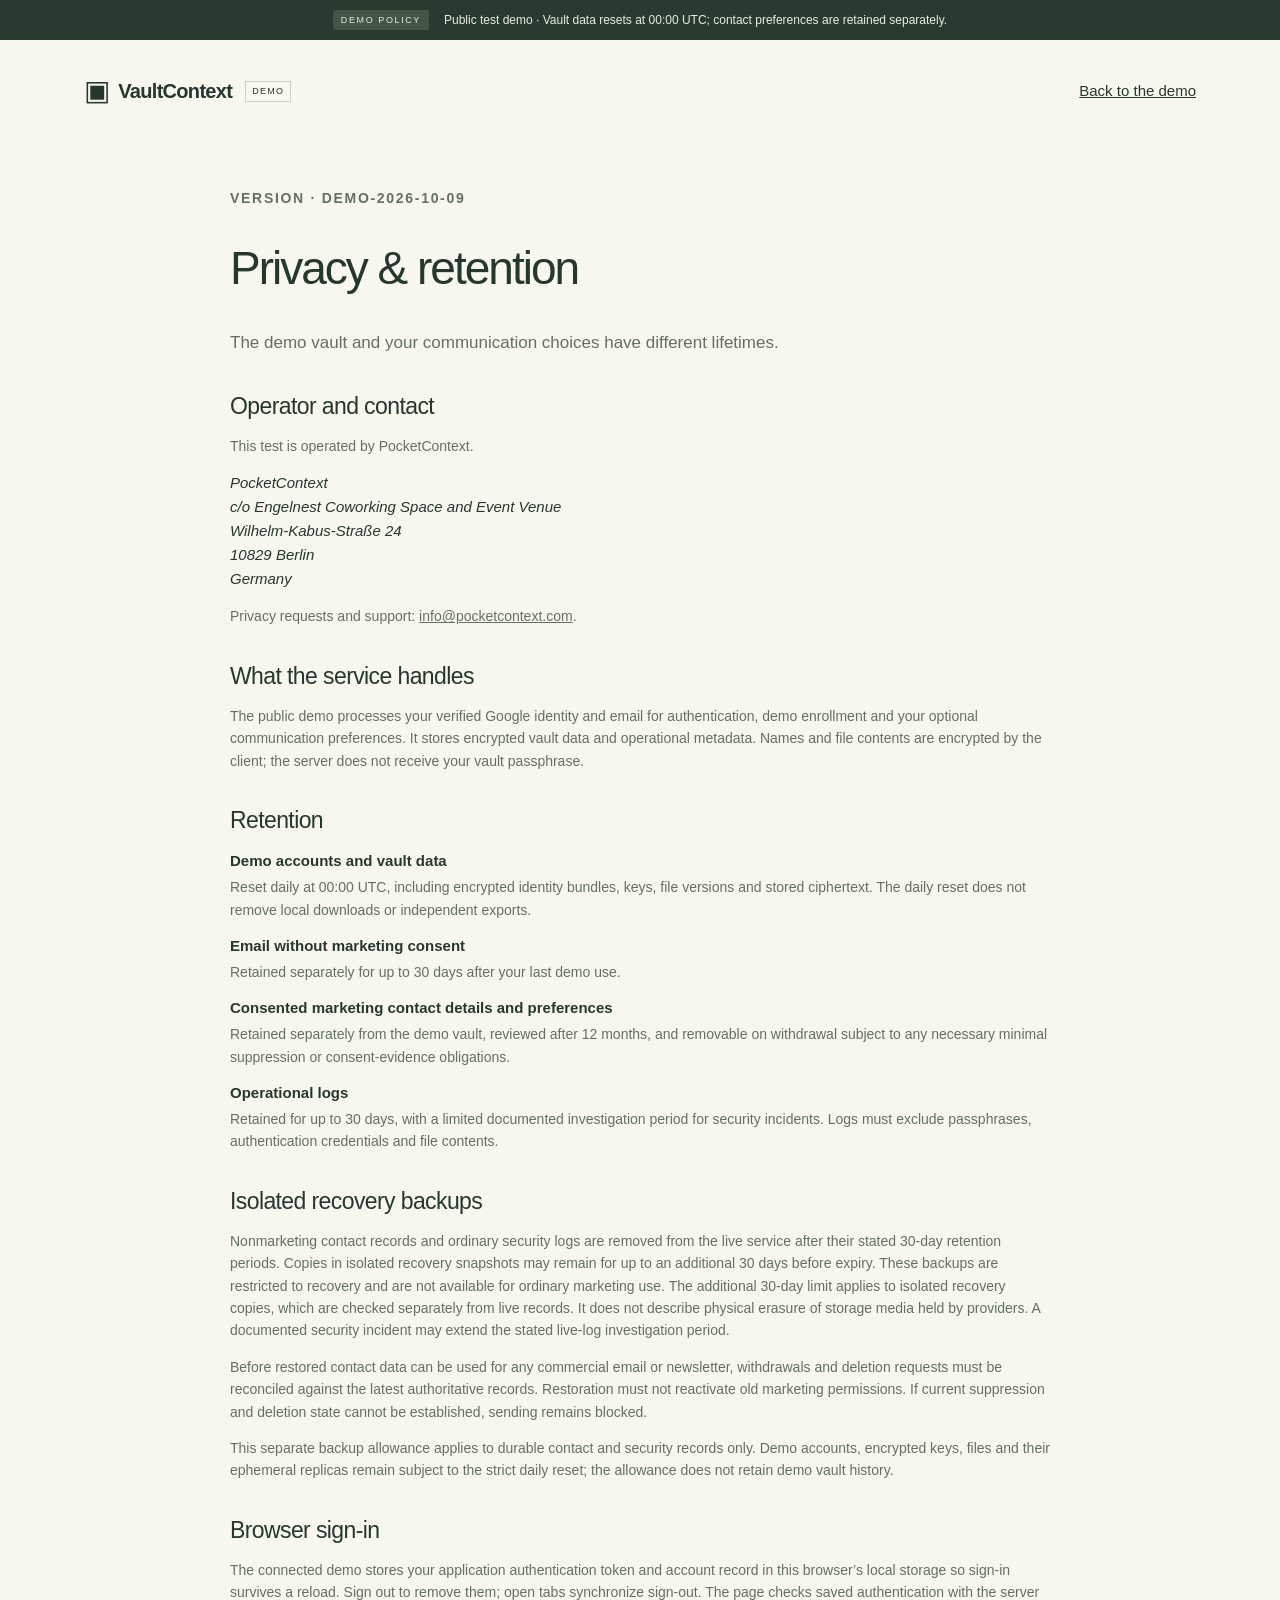
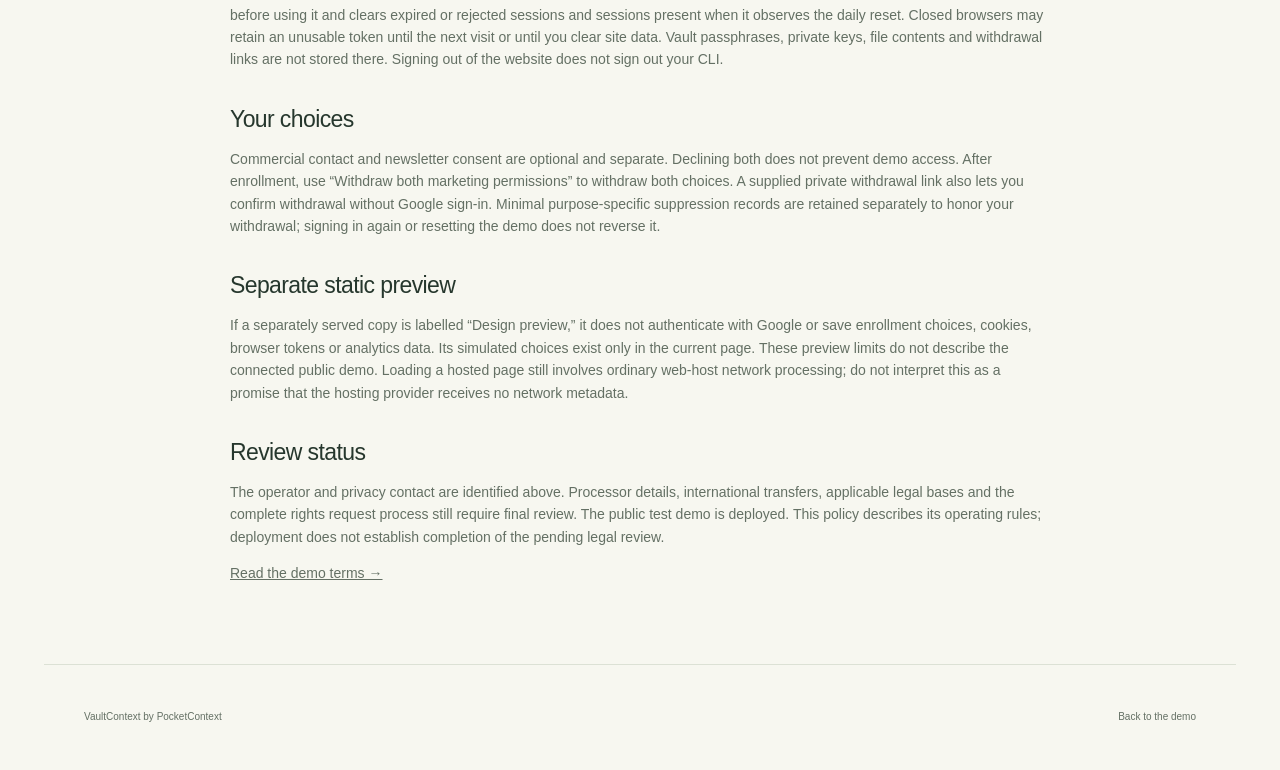
<file: pb_public/privacy/index.html>
<!doctype html><html lang="en"><head><meta charset="utf-8"><meta name="viewport" content="width=device-width, initial-scale=1"><meta name="robots" content="noindex,nofollow"><title>Privacy & retention · VaultContext demo</title><link rel="stylesheet" href="../styles.css?v=fd4474e6c81d"></head><body><div class="preview"><span class="preview-tag">DEMO POLICY</span><span>Public test demo · Vault data resets at 00:00 UTC; contact preferences are retained separately.</span></div><header class="wrap header"><a class="brand" href="../"><span class="brand-icon" aria-hidden="true">▣</span>VaultContext <span class="demo-tag">DEMO</span></a><a href="../">Back to the demo</a></header><main class="wrap legal"><p class="eyebrow">VERSION · DEMO-2026-10-09</p><h1>Privacy & retention</h1><p class="intro">The demo vault and your communication choices have different lifetimes.</p><h2>Operator and contact</h2><p>This test is operated by PocketContext.</p><address>PocketContext<br>c/o Engelnest Coworking Space and Event Venue<br>Wilhelm-Kabus-Straße 24<br>10829 Berlin<br>Germany</address><p>Privacy requests and support: <a href="mailto:info@pocketcontext.com">info@pocketcontext.com</a>.</p><h2>What the service handles</h2><p>The public demo processes your verified Google identity and email for authentication, demo enrollment and your optional communication preferences. It stores encrypted vault data and operational metadata. Names and file contents are encrypted by the client; the server does not receive your vault passphrase.</p><h2>Retention</h2><dl><dt>Demo accounts and vault data</dt><dd>Reset daily at 00:00 UTC, including encrypted identity bundles, keys, file versions and stored ciphertext. The daily reset does not remove local downloads or independent exports.</dd><dt>Email without marketing consent</dt><dd>Retained separately for up to 30 days after your last demo use.</dd><dt>Consented marketing contact details and preferences</dt><dd>Retained separately from the demo vault, reviewed after 12 months, and removable on withdrawal subject to any necessary minimal suppression or consent-evidence obligations.</dd><dt>Operational logs</dt><dd>Retained for up to 30 days, with a limited documented investigation period for security incidents. Logs must exclude passphrases, authentication credentials and file contents.</dd></dl><h2>Isolated recovery backups</h2><p>Nonmarketing contact records and ordinary security logs are removed from the live service after their stated 30-day retention periods. Copies in isolated recovery snapshots may remain for up to an additional 30 days before expiry. These backups are restricted to recovery and are not available for ordinary marketing use. The additional 30-day limit applies to isolated recovery copies, which are checked separately from live records. It does not describe physical erasure of storage media held by providers. A documented security incident may extend the stated live-log investigation period.</p><p>Before restored contact data can be used for any commercial email or newsletter, withdrawals and deletion requests must be reconciled against the latest authoritative records. Restoration must not reactivate old marketing permissions. If current suppression and deletion state cannot be established, sending remains blocked.</p><p>This separate backup allowance applies to durable contact and security records only. Demo accounts, encrypted keys, files and their ephemeral replicas remain subject to the strict daily reset; the allowance does not retain demo vault history.</p><h2>Browser sign-in</h2><p>The connected demo stores your application authentication token and account record in this browser’s local storage so sign-in survives a reload. Sign out to remove them; open tabs synchronize sign-out. The page checks saved authentication with the server before using it and clears expired or rejected sessions and sessions present when it observes the daily reset. Closed browsers may retain an unusable token until the next visit or until you clear site data. Vault passphrases, private keys, file contents and withdrawal links are not stored there. Signing out of the website does not sign out your CLI.</p><h2>Your choices</h2><p>Commercial contact and newsletter consent are optional and separate. Declining both does not prevent demo access. After enrollment, use “Withdraw both marketing permissions” to withdraw both choices. A supplied private withdrawal link also lets you confirm withdrawal without Google sign-in. Minimal purpose-specific suppression records are retained separately to honor your withdrawal; signing in again or resetting the demo does not reverse it.</p><h2>Separate static preview</h2><p>If a separately served copy is labelled “Design preview,” it does not authenticate with Google or save enrollment choices, cookies, browser tokens or analytics data. Its simulated choices exist only in the current page. These preview limits do not describe the connected public demo. Loading a hosted page still involves ordinary web-host network processing; do not interpret this as a promise that the hosting provider receives no network metadata.</p><h2>Review status</h2><p>The operator and privacy contact are identified above. Processor details, international transfers, applicable legal bases and the complete rights request process still require final review. The public test demo is deployed. This policy describes its operating rules; deployment does not establish completion of the pending legal review.</p><p><a href="../terms/">Read the demo terms →</a></p></main><footer class="wrap footer"><p>VaultContext by PocketContext</p><a href="../">Back to the demo</a></footer></body></html>
</file>
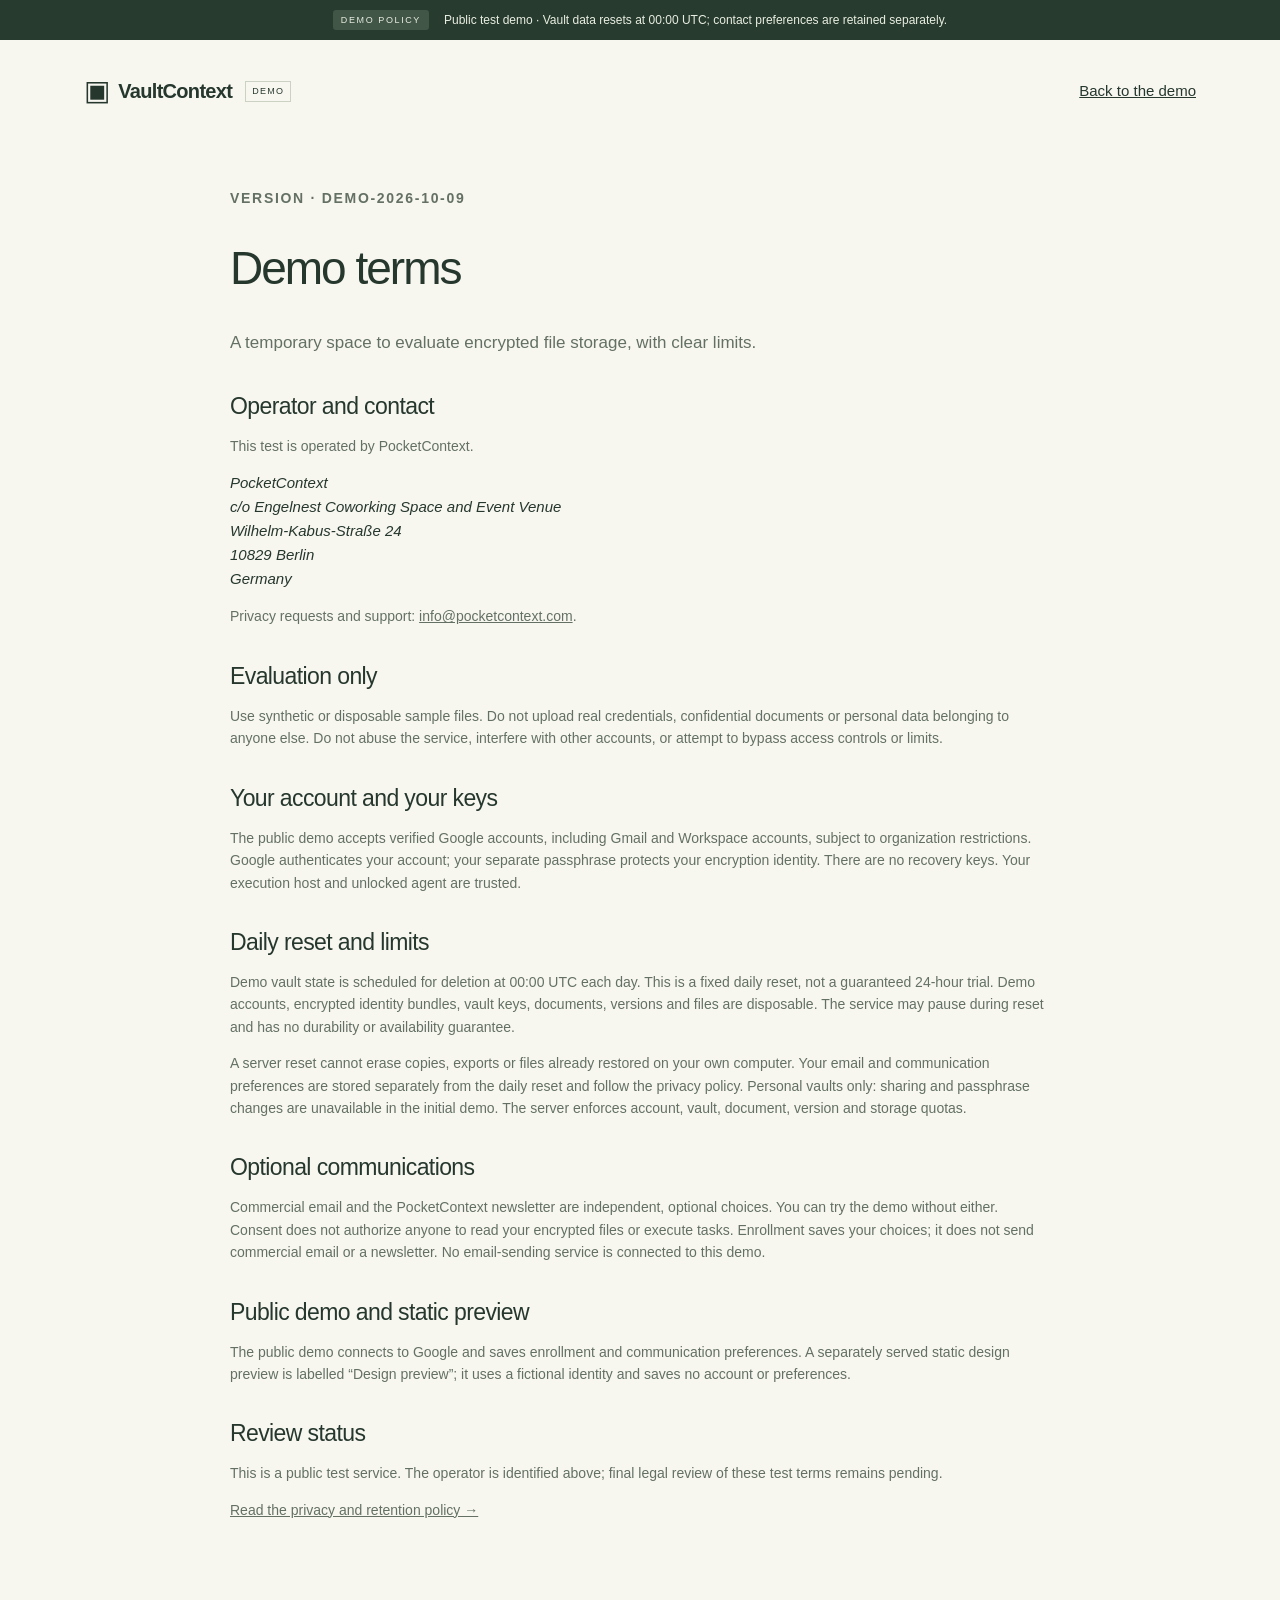
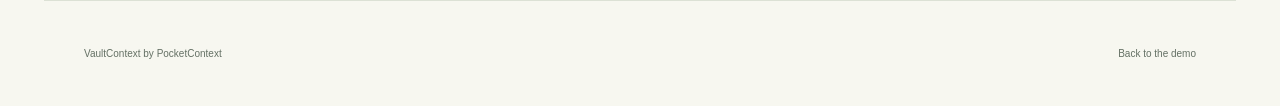
<file: pb_public/terms/index.html>
<!doctype html><html lang="en"><head><meta charset="utf-8"><meta name="viewport" content="width=device-width, initial-scale=1"><meta name="robots" content="noindex,nofollow"><title>Demo terms · VaultContext demo</title><link rel="stylesheet" href="../styles.css?v=fd4474e6c81d"></head><body><div class="preview"><span class="preview-tag">DEMO POLICY</span><span>Public test demo · Vault data resets at 00:00 UTC; contact preferences are retained separately.</span></div><header class="wrap header"><a class="brand" href="../"><span class="brand-icon" aria-hidden="true">▣</span>VaultContext <span class="demo-tag">DEMO</span></a><a href="../">Back to the demo</a></header><main class="wrap legal"><p class="eyebrow">VERSION · DEMO-2026-10-09</p><h1>Demo terms</h1><p class="intro">A temporary space to evaluate encrypted file storage, with clear limits.</p><h2>Operator and contact</h2><p>This test is operated by PocketContext.</p><address>PocketContext<br>c/o Engelnest Coworking Space and Event Venue<br>Wilhelm-Kabus-Straße 24<br>10829 Berlin<br>Germany</address><p>Privacy requests and support: <a href="mailto:info@pocketcontext.com">info@pocketcontext.com</a>.</p><h2>Evaluation only</h2><p>Use synthetic or disposable sample files. Do not upload real credentials, confidential documents or personal data belonging to anyone else. Do not abuse the service, interfere with other accounts, or attempt to bypass access controls or limits.</p><h2>Your account and your keys</h2><p>The public demo accepts verified Google accounts, including Gmail and Workspace accounts, subject to organization restrictions. Google authenticates your account; your separate passphrase protects your encryption identity. There are no recovery keys. Your execution host and unlocked agent are trusted.</p><h2>Daily reset and limits</h2><p>Demo vault state is scheduled for deletion at 00:00 UTC each day. This is a fixed daily reset, not a guaranteed 24-hour trial. Demo accounts, encrypted identity bundles, vault keys, documents, versions and files are disposable. The service may pause during reset and has no durability or availability guarantee.</p><p>A server reset cannot erase copies, exports or files already restored on your own computer. Your email and communication preferences are stored separately from the daily reset and follow the privacy policy. Personal vaults only: sharing and passphrase changes are unavailable in the initial demo. The server enforces account, vault, document, version and storage quotas.</p><h2>Optional communications</h2><p>Commercial email and the PocketContext newsletter are independent, optional choices. You can try the demo without either. Consent does not authorize anyone to read your encrypted files or execute tasks. Enrollment saves your choices; it does not send commercial email or a newsletter. No email-sending service is connected to this demo.</p><h2>Public demo and static preview</h2><p>The public demo connects to Google and saves enrollment and communication preferences. A separately served static design preview is labelled “Design preview”; it uses a fictional identity and saves no account or preferences.</p><h2>Review status</h2><p>This is a public test service. The operator is identified above; final legal review of these test terms remains pending.</p><p><a href="../privacy/">Read the privacy and retention policy →</a></p></main><footer class="wrap footer"><p>VaultContext by PocketContext</p><a href="../">Back to the demo</a></footer></body></html>
</file>
<file: pb_public/styles.css>
:root{--paper:#f7f7f0;--ink:#26372d;--muted:#647064;--sage:#e6ecdf;--green:#46634b;--line:#dce1d5;--white:#fffef9;--mono:ui-monospace,SFMono-Regular,Consolas,monospace}*{box-sizing:border-box}html{scroll-behavior:smooth;scroll-padding-top:24px}body{margin:0;background:var(--paper);color:var(--ink);font-family:Arial,Helvetica,sans-serif;font-size:15px;line-height:1.6}button,input{font:inherit}button,a{-webkit-tap-highlight-color:transparent}a{color:inherit}button{cursor:pointer}button:focus-visible,a:focus-visible,input:focus-visible,summary:focus-visible{outline:3px solid #8a6d36;outline-offset:5px}button:disabled{cursor:default;opacity:.5}button:disabled:hover{filter:none}button,.button{transition:background .18s,transform .18s}button:hover,.button:hover{filter:brightness(.97)}[hidden]{display:none!important}.wrap{max-width:1192px;margin:auto;padding-left:40px;padding-right:40px}.preview{background:#283b2f;color:#e8eee1;display:flex;justify-content:center;align-items:center;gap:15px;padding:10px 20px;font-size:12px;text-align:center}.preview-tag{font-size:9px;letter-spacing:1.6px;background:#415647;padding:3px 8px;border-radius:3px;white-space:nowrap}.header{display:flex;justify-content:space-between;align-items:center;height:102px}.brand{display:flex;align-items:center;gap:9px;font-size:20px;font-weight:650;letter-spacing:-.7px;text-decoration:none}.brand-icon{font-size:28px;font-weight:400}.demo-tag{font-size:9px;font-weight:400;letter-spacing:1.3px;border:1px solid #cbd2c3;padding:2px 6px;margin-left:4px}.header nav{display:flex;align-items:center;gap:30px;font-size:12px}.header nav a{text-decoration:none}.nav-cta{border:1px solid #c9d1c2;padding:9px 15px;border-radius:5px}.nav-cta span{margin-left:15px}.hero{display:grid;grid-template-columns:1fr 1fr;gap:50px;padding-top:48px;padding-bottom:83px;align-items:center}.eyebrow{font-size:10px;font-weight:700;letter-spacing:1.7px;margin:0 0 22px;display:flex;align-items:center;gap:9px}.dot,.tiny-dot{display:inline-block;background:#789472;border-radius:50%;width:6px;height:6px}.hero h1{font-size:76px;font-weight:400;line-height:1.04;letter-spacing:-4.6px;margin:0 0 28px}.hero h1 em,h2 em{font-family:Georgia,'Times New Roman',serif;font-weight:400;color:#73806a}.intro{max-width:405px;color:var(--muted);font-size:16px;line-height:1.85;margin:0 0 30px}.hero-actions{display:flex;align-items:center;gap:24px}.button{display:inline-flex;align-items:center;justify-content:center;gap:23px;background:var(--green);color:#fff;border:1px solid var(--green);border-radius:5px;padding:13px 19px;font-size:12px;font-weight:600;text-decoration:none}.text-link{font-size:12px;text-decoration:none}.text-link span{margin-left:8px}.hero-note{font-size:11px;color:var(--muted);margin-top:19px}.hero-note span{margin:0 8px}.hero-art{position:relative;min-height:455px;display:flex;align-items:center;flex-direction:column;justify-content:center;background:radial-gradient(ellipse at center,#e0e9d5 0%,#edf0e4 47%,transparent 72%);isolation:isolate}.art-grid{position:absolute;inset:0;z-index:-1;background-image:linear-gradient(#73846d0b 1px,transparent 1px),linear-gradient(90deg,#73846d0b 1px,transparent 1px);background-size:28px 28px;mask-image:radial-gradient(ellipse,#000,transparent 74%)}.orbit{position:absolute;border:1px solid #b6c1aa50;border-radius:50%;z-index:-1;width:415px;height:415px}.orbit-two{width:335px;height:335px}.floating-label{font:9px var(--mono);letter-spacing:1.6px;margin-bottom:25px;display:flex;align-items:center;gap:7px}.file-card{width:282px;display:flex;align-items:center;gap:13px;background:#fdfef9;box-shadow:0 8px 30px #3e543916;border:1px solid #d9e0ce;padding:16px 18px;border-radius:8px;transform:rotate(-3deg)}.file-icon{background:#eef2e7;border:1px solid #d8e1cb;border-radius:6px;display:grid;place-items:center;width:36px;height:43px;font:15px var(--mono);color:#6a805a}.file-card strong{font:12px var(--mono);display:block}.file-card span:not(.file-check){display:block;font-size:10px;color:var(--muted);margin-top:3px}.file-check{margin-left:auto;color:#607b53}.connector{height:43px;display:grid;place-items:center;color:#a1b093}.terminal{width:100%;max-width:402px;background:#26372d;border:1px solid #405341;border-radius:10px;color:#e4ecd9;box-shadow:0 22px 50px #2e45282b;transform:rotate(2deg)}.terminal-bar{border-bottom:1px solid #ffffff16;display:flex;align-items:center;justify-content:space-between;padding:13px 16px;color:#aebdab;font:10px var(--mono)}.window-dots{display:flex;gap:5px}.window-dots i{width:6px;height:6px;border-radius:50%;background:#778573}.window-dots i:first-child{background:#b4a283}.terminal-content{padding:18px 22px 15px;font:11px/1.6 var(--mono)}.terminal-content p{margin:8px 0}.prompt{color:#a6be8b;margin-right:8px}.muted{color:#a6b49e}.terminal-result{color:#a4b39e;padding-left:20px}.terminal-true{color:#d5e6ba}.cursor{height:12px;width:6px;display:block;background:#a7ba91;margin-top:15px}.terminal-footer{font:8px var(--mono);letter-spacing:.7px;color:#c5d0bc;border-top:1px solid #ffffff16;padding:11px 17px;display:flex;align-items:center;gap:8px}.terminal-footer .tiny-dot{width:4px;height:4px}.key-label{margin-top:24px;font-size:10px;color:#6b7d62;transform:rotate(-2deg)}.key-label span{font-size:17px;margin-right:7px}.reset-strip{display:flex;align-items:center;gap:20px;background:#ecf0e5;border:1px solid #dce3d2;border-radius:8px;max-width:1112px;padding:21px 25px}.reset-icon{width:42px;height:42px;border-radius:50%;border:1px solid #c9d5bc;display:grid;place-items:center;font-size:26px;color:#728466;flex-shrink:0}.reset-copy h2{font-size:14px;margin:0 0 4px;font-weight:600;letter-spacing:0}.reset-copy p{font-size:12px;margin:0;color:var(--muted)}.countdown{margin-left:auto;text-align:right;flex-shrink:0;display:flex;flex-direction:column}.countdown>span{font-size:8px;letter-spacing:1.5px;color:var(--muted)}.countdown strong{font:23px/1.5 var(--mono);letter-spacing:3px;font-weight:400}.countdown small{font-size:9px;color:var(--muted)}.how{padding-top:94px;padding-bottom:87px}.section-top .eyebrow{margin-bottom:15px}.section-top h2,h2{font-size:35px;line-height:1.22;letter-spacing:-1.3px;font-weight:400;margin:0 0 15px}.section-top>p:last-child{color:var(--muted);font-size:13px;margin-top:0}.features{display:grid;grid-template-columns:repeat(3,1fr);gap:50px;margin-top:46px}.features article{border-top:1px solid var(--line);padding-top:18px}.step-label{font:9px var(--mono);letter-spacing:1px;color:var(--muted)}.feature-symbol{font:35px Georgia,serif;color:#73856a;margin:15px 0 9px}.features h3{font-size:17px;font-weight:500;margin:0 0 10px;letter-spacing:-.3px}.features p{font-size:13px;color:var(--muted);max-width:282px;margin:0}.start-section{background:#e8edde;border-top:1px solid #dde4d1;border-bottom:1px solid #dde4d1}.start-layout{display:grid;grid-template-columns:1fr 440px;gap:110px;padding-top:76px;padding-bottom:76px;align-items:start}.start-copy{padding-top:18px}.start-copy h2{font-size:38px;line-height:1.25}.start-copy>p:not(.eyebrow){font-size:14px;max-width:355px;color:var(--muted);line-height:1.85}.expectations{margin:28px 0 35px}.expectations p{font-size:12px;margin:12px 0}.expectations span{margin-right:10px;color:#627a54}.honest-note{border-left:2px solid #a7b69b;padding-left:15px;max-width:340px}.honest-note strong{font-size:12px;font-weight:500}.honest-note p{font-size:11px;color:var(--muted);margin:5px 0}.enrollment-card{background:var(--white);border:1px solid #d8e0ce;border-radius:10px;padding:30px;box-shadow:0 14px 35px #334d2510}.card-heading{display:flex;justify-content:space-between;align-items:center}.mini-label{font:9px var(--mono);letter-spacing:1.7px;color:var(--muted)}.preview-pill{border-radius:20px;font-size:9px;background:#eff1e8;padding:3px 8px;color:#63715b}.enrollment-card h3{font-size:25px;line-height:1.3;font-weight:400;letter-spacing:-.8px;margin:19px 0 5px}.card-intro{font-size:12px;color:var(--muted);margin:0 0 22px}.google-button{width:100%;background:transparent;border:1px solid #cfd7c7;border-radius:5px;display:flex;align-items:center;justify-content:space-between;padding:12px 14px;font-size:12px;color:var(--ink)}.google-g{font-weight:700;font-size:18px;font-family:Arial,sans-serif}.micro{font-size:10px;color:var(--muted);line-height:1.6}.google-button+.micro{text-align:center;margin:8px 0 22px}.identity{border:1px solid #dce4d2;background:#f0f4e9;display:flex;align-items:center;gap:10px;padding:11px;border-radius:5px;margin:16px 0}.avatar{flex-shrink:0;display:grid;place-items:center;width:29px;height:29px;border-radius:50%;background:#dbe5ce;font-size:12px}.identity-details{flex:1;min-width:0;overflow-wrap:anywhere}.identity strong,.identity-details>span{display:block;font-size:11px}.identity-details>span{font-size:9px;color:var(--muted)}.identity-check{flex-shrink:0;margin-left:auto;font-size:13px}.enrollment-card fieldset{border:0;border-top:1px solid var(--line);padding:21px 0 0;margin:0}.enrollment-card legend{display:block;font-size:12px;font-weight:600;margin-bottom:15px;width:100%;padding:0}.check-row{display:flex;align-items:start;gap:10px;font-size:11px;line-height:1.65;margin-bottom:14px}.check-row input,.review-step input{accent-color:var(--green);width:15px;height:15px;margin:2px 0 0;flex-shrink:0}.check-row small{display:block;font-size:9px;color:var(--muted);margin-top:3px}.optional-label{font-size:8px;letter-spacing:1.2px;color:var(--muted);margin:20px 0 12px}.privacy-note{font-size:10px;color:var(--muted);margin:15px 0 20px}.continue-button{width:100%;justify-content:space-between}.form-status{font-size:10px;margin:10px 0 0;text-align:center;color:var(--muted)}.onboarding{padding-top:75px;padding-bottom:30px;outline:none}.onboarding-banner{display:flex;align-items:center;gap:14px;background:#edf0e5;border:1px solid var(--line);padding:12px 17px;margin:25px 0;border-radius:6px}.onboarding-banner p{font-size:12px;margin:0}.agent-note{padding:16px 20px;background:#eef1e7;border:1px solid var(--line);border-radius:6px;font-size:12px;margin-bottom:20px}.agent-note p{margin-bottom:0}.progress-header{display:flex;justify-content:space-between;font-size:11px;align-items:center;margin:10px 0}.link-button{padding:0;border:0;background:transparent;text-decoration:underline;color:var(--muted);font-size:11px}.progress-track{height:3px;background:var(--line);margin-bottom:20px}.progress-track>div{width:0;background:#79906b;height:100%;transition:width .2s}.guide-steps details{border:1px solid var(--line);border-radius:6px;margin-bottom:12px;background:var(--white)}summary{cursor:pointer;list-style:none}summary::-webkit-details-marker{display:none}.guide-steps summary{padding:17px 20px;display:flex;align-items:center;gap:16px;font-size:14px}.guide-steps summary>span:first-child{font:11px var(--mono);color:var(--muted)}.summary-plus{margin-left:auto;color:#819077}.guide-content{padding:0 20px 20px;font-size:13px;color:var(--muted)}.codebox{position:relative;background:#28392f;border-radius:5px;color:#e5eddc;padding:35px 18px 16px;margin:16px 0}.codebox pre{margin:0;overflow-x:auto;font:11px/1.9 var(--mono);padding-bottom:6px}.copy{position:absolute;right:9px;top:7px;border:1px solid #79877380;color:#dae3d1;background:#ffffff06;font-size:9px;border-radius:3px;padding:3px 9px}.review-step{display:flex;align-items:center;gap:8px;font-size:11px;color:var(--ink);margin-top:18px}.guide-complete{font-size:13px;background:#e4eddc;border:1px solid #cbd8bf;border-radius:5px;padding:16px 20px}.details-section{padding-top:85px;padding-bottom:85px;display:grid;grid-template-columns:1fr 1.2fr;gap:85px}.details-section h2{font-size:30px}.details-section>div>p:not(.eyebrow){font-size:12px;color:var(--muted);line-height:1.8}.faq details{border-bottom:1px solid var(--line)}.faq details:first-child{border-top:1px solid var(--line)}.faq summary{padding:19px 0;font-size:12px;display:flex;justify-content:space-between;gap:15px}.faq summary>span{color:#738568}.faq details>div{font-size:12px;color:var(--muted);padding-bottom:12px}.faq p{margin-top:0}dt{font-weight:600;color:var(--ink)}dd{margin:3px 0 13px}details[open]>summary .summary-plus,details[open]>summary>span:last-child{transform:rotate(45deg)}.footer{border-top:1px solid var(--line);display:flex;justify-content:space-between;align-items:center;min-height:106px}.footer .brand{font-size:16px}.footer .brand-icon{font-size:23px}.footer p,.footer>a:last-child{font-size:10px;color:var(--muted)}.footer>a:last-child{text-decoration:none}.sr-only{position:absolute;width:1px;height:1px;padding:0;margin:-1px;overflow:hidden;clip:rect(0,0,0,0);white-space:nowrap;border:0}.skip{position:absolute;left:20px;top:-100px;padding:10px;background:var(--white);z-index:10}.skip:focus{top:10px}@media(max-width:1000px){.hero{gap:25px}.hero h1{font-size:65px}.hero-art{min-width:0}.orbit{width:330px;height:330px}.orbit-two{width:270px;height:270px}.reset-strip{margin:0 40px}.start-layout{gap:55px;grid-template-columns:1fr 420px}.features{gap:30px}.details-section{gap:45px}}@media(max-width:760px){.wrap{padding-left:24px;padding-right:24px}.preview{font-size:11px;line-height:1.5;flex-direction:column;gap:5px;padding:9px 24px}.preview>span:last-child{max-width:36em;text-wrap:balance}.preview-tag{font-size:8px;letter-spacing:.7px}.header{height:74px}.brand{font-size:18px}.header nav{gap:0}.header nav>a:not(.nav-cta){display:none}.nav-cta{font-size:10px;padding:8px 10px}.nav-cta span{margin-left:5px}.demo-tag{display:none}.hero{grid-template-columns:1fr;gap:18px;padding-top:20px;padding-bottom:25px}.hero .eyebrow{margin-bottom:16px}.hero h1{font-size:clamp(42px,11vw,54px);letter-spacing:-2px;line-height:1.08;margin-bottom:20px}.intro{font-size:15px;line-height:1.7;max-width:430px;margin-bottom:20px}.hero-actions{gap:16px;flex-wrap:wrap}.hero-actions .text-link{display:inline-flex;align-items:center;min-height:44px;padding:10px 0}.hero-note{margin-top:12px}.hero-art{min-height:370px;max-width:450px;width:100%;margin:auto}.terminal{max-width:350px}.reset-strip{margin:0 24px;padding:20px;flex-wrap:wrap;gap:13px}.reset-copy{flex:1}.reset-copy h2{font-size:13px}.reset-copy p{font-size:11px}.countdown{margin-left:55px;text-align:left;max-width:calc(100% - 55px);overflow-wrap:anywhere}.countdown strong{font-size:21px}.how{padding-top:44px;padding-bottom:44px}.section-top h2,h2{font-size:30px}.features{gap:25px;grid-template-columns:1fr;margin-top:32px}.features article{display:grid;grid-template-columns:44px 1fr;column-gap:13px;align-items:center}.step-label{grid-column:1/-1}.feature-symbol{grid-row:2/4;margin:15px 0}.features h3{margin:13px 0 5px;font-size:17px}.features p{max-width:none}.start-layout{grid-template-columns:1fr;gap:24px;padding-top:36px;padding-bottom:36px}.start-copy{padding-top:0}.start-copy h2{font-size:34px}.start-copy>p:not(.eyebrow){max-width:none}.expectations{margin:22px 0}.honest-note{max-width:none}.enrollment-card{max-width:460px;width:100%;padding:25px;justify-self:center}.onboarding{padding-top:55px}.details-section{grid-template-columns:1fr;gap:22px;padding-top:58px;padding-bottom:50px}.details-section h2{font-size:30px}.footer{flex-wrap:wrap;justify-content:space-between;gap:5px;padding-top:22px;padding-bottom:22px}.footer p{order:3;width:100%;margin:3px 0 0}.codebox{padding-left:12px;padding-right:12px}.codebox pre{font-size:10px}.guide-content{padding-left:15px;padding-right:15px}.guide-steps summary{padding-left:15px;padding-right:15px}.eyebrow{font-size:9px}.check-row{font-size:12px}.micro,.privacy-note,.form-status{font-size:11px}.link-button,.footer-links a{display:inline-flex;align-items:center;min-height:44px}.nav-cta{display:inline-flex;align-items:center;min-height:44px}}@media(prefers-reduced-motion:reduce){html{scroll-behavior:auto}*{transition:none!important}}@media(max-width:360px){.wrap{padding-left:18px;padding-right:18px}.hero h1{font-size:42px}.hero-actions{gap:12px}.hero-actions .button{padding:12px;font-size:11px;gap:12px}.text-link{font-size:11px}.orbit{width:280px;height:280px}.terminal-content{font-size:10px;padding:15px}.preview{flex-direction:column;gap:3px}.file-card{width:250px}.reset-strip{margin:0 18px}.enrollment-card{padding:20px}}

.footer-links{display:flex;gap:18px;font-size:10px;color:var(--muted)}.footer-links a{text-decoration:none}.legal{max-width:900px;padding-top:45px;padding-bottom:65px}.legal h1{font-size:46px;font-weight:400;letter-spacing:-2px;line-height:1.2}.legal h2{font-size:23px;margin-top:34px;letter-spacing:-.6px}.legal p,.legal dd{color:var(--muted);font-size:14px}.legal .intro{font-size:17px;max-width:630px}#signout{margin-bottom:12px}#preferences-status{padding:10px 12px;background:#edf1e5;border-radius:4px}

.capability-section{padding-top:12px;padding-bottom:12px}.capability-section h2{font-size:26px;margin-top:14px}.capability-section .button{margin:18px 0 12px}.capability-section .onboarding-banner{border-color:#a9b99b}.capability-section p{max-width:760px}

.ui-icon{display:inline-block;width:1.1em;height:1.1em;flex-shrink:0;vertical-align:-.15em;fill:none;stroke:currentColor;stroke-width:1.7;stroke-linecap:round;stroke-linejoin:round}.feature-symbol .ui-icon{width:32px;height:32px}.connector .ui-icon{width:18px;height:18px}

.agent-prompt pre{white-space:pre-wrap;overflow-wrap:anywhere;font:13px/1.7 system-ui,sans-serif}

.contact-permissions{border-top:1px solid var(--line);margin-top:18px;padding-top:14px;font-size:11px}.contact-permissions summary{font-size:11px;text-decoration:underline;padding:5px 0}.contact-permissions p{overflow-wrap:anywhere}.contact-permissions a{color:var(--ink)}

.codespaces-help h3{margin:0;font-size:18px;font-weight:500}.codespaces-help li{margin:10px 0}.codespaces-help ol{padding-left:22px}.codespaces-help summary{list-style:disclosure-closed;padding:12px 0;font-weight:600}.codespaces-help details[open]>summary{list-style:disclosure-open}.codespaces-help summary::-webkit-details-marker{display:revert}.codespaces-help code{overflow-wrap:anywhere}.codespaces-help .codebox{min-width:0}.codespaces-help pre{white-space:pre-wrap;overflow-wrap:anywhere}.codespaces-content{border-top:1px solid var(--line)}
</file>
